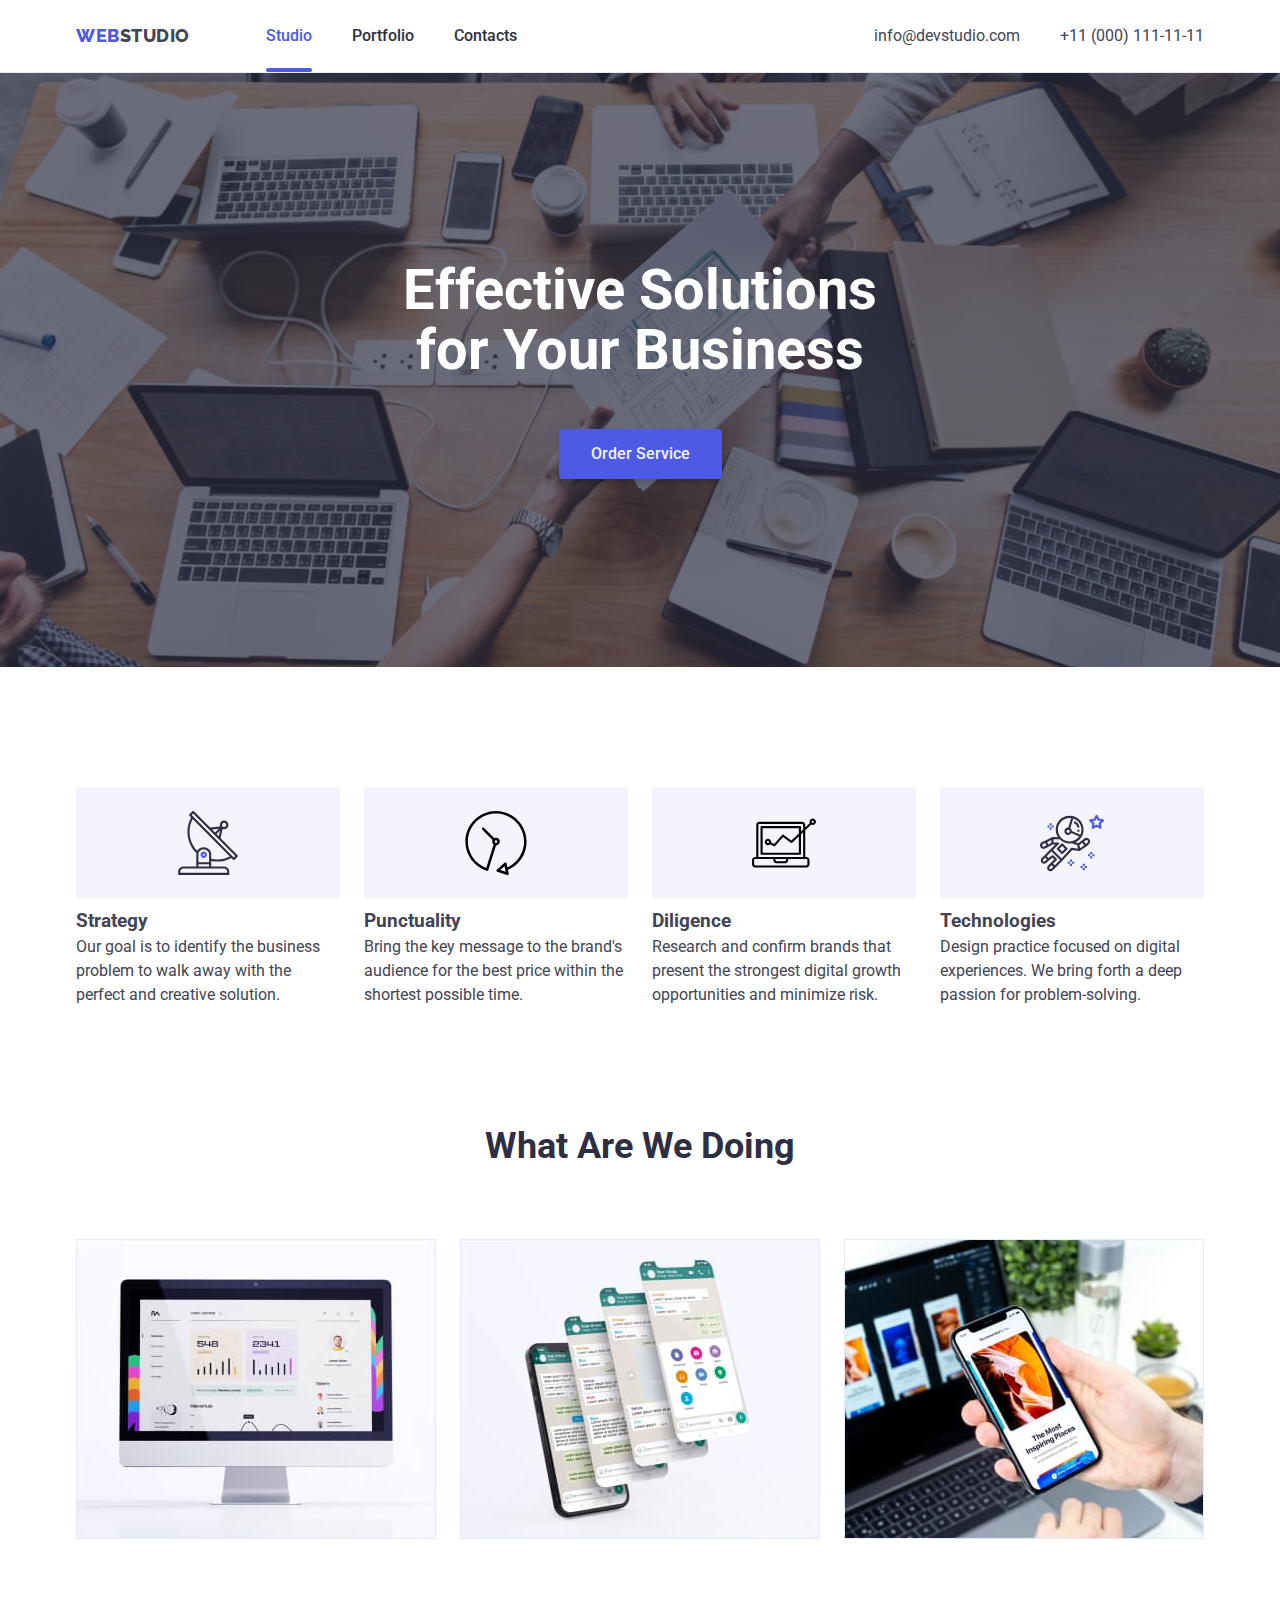
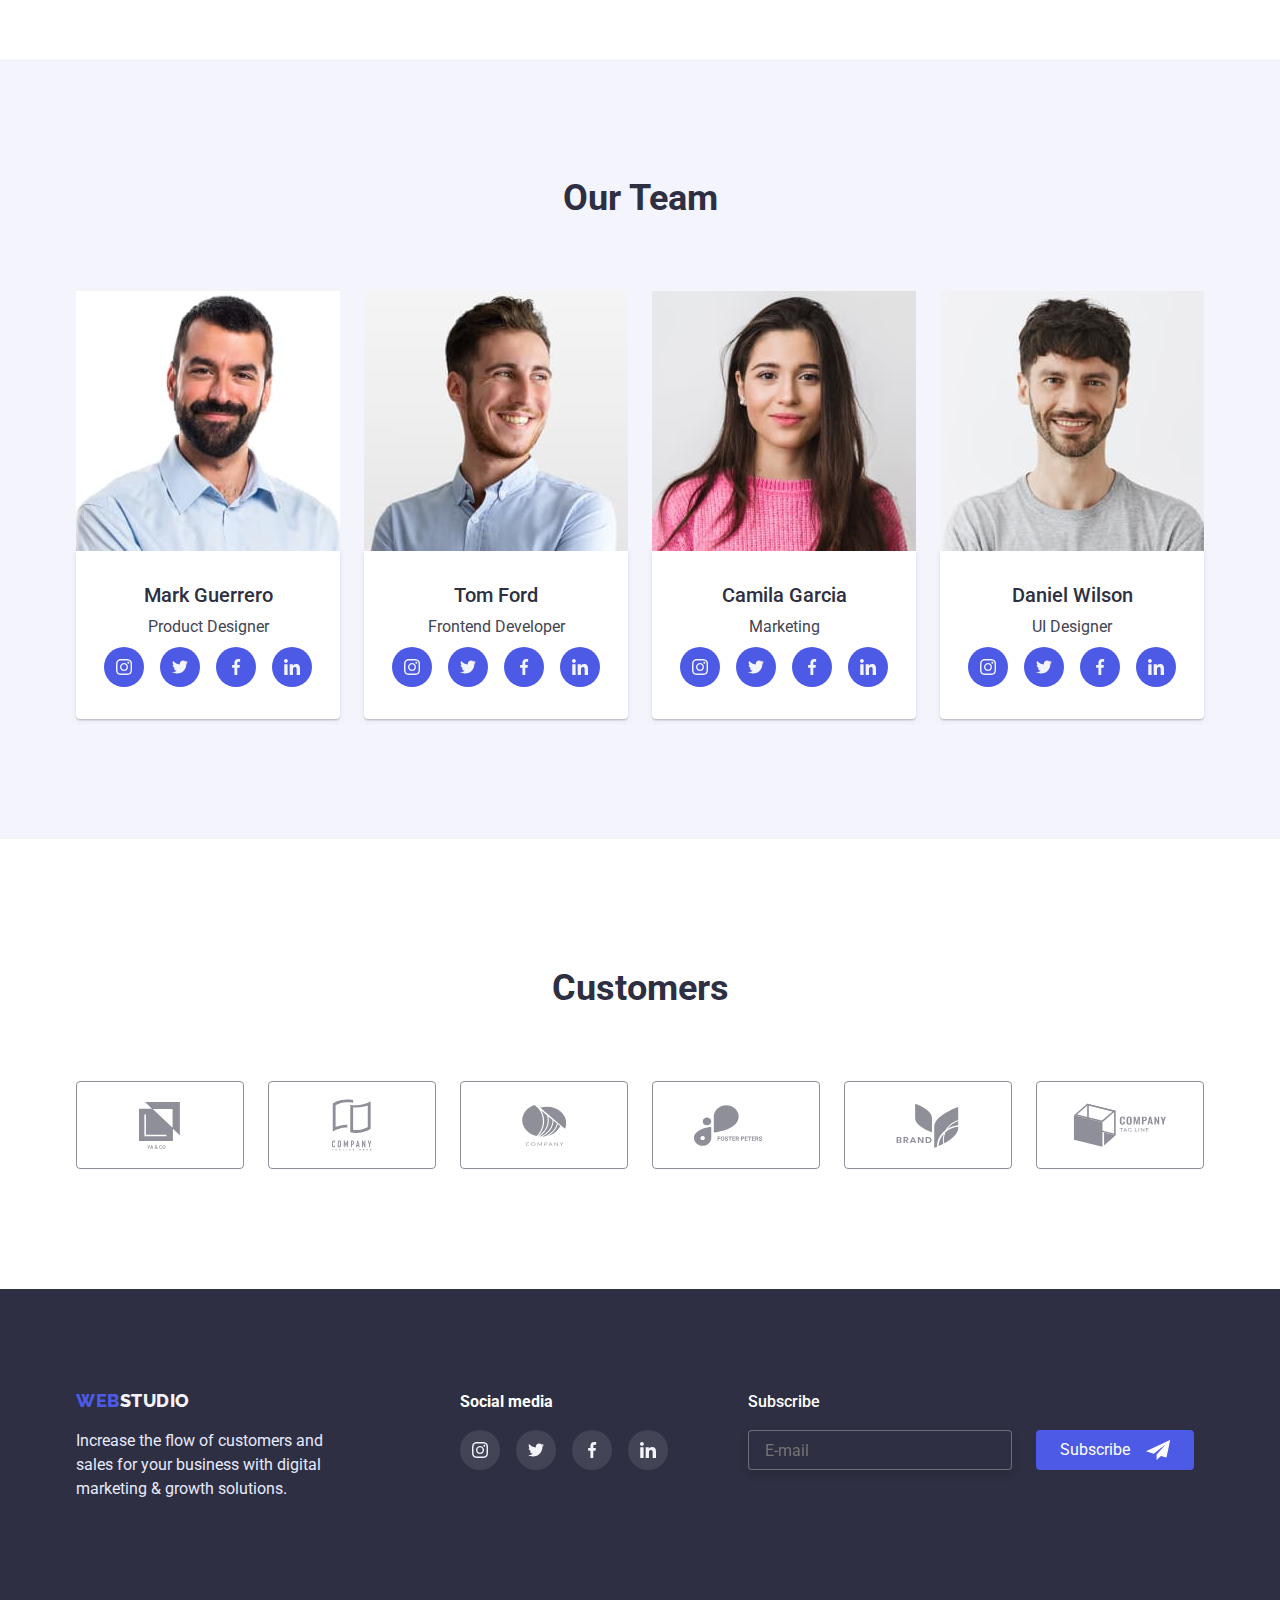
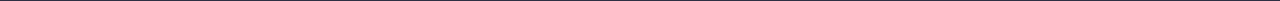
<file: index.html>
<!DOCTYPE html>
<html lang="en">
  <head>
    <meta charset="UTF-8" />
    <meta http-equiv="X-UA-Compatible" content="IE=edge" />
    <meta name="viewport" content="width=device-width, initial-scale=1.0" />
    <title>Document</title>
    <link
      href="https://fonts.googleapis.com/css2?family=Raleway:wght@800&family=Roboto:wght@400;500;700;900&display=swap"
      rel="stylesheet"
    />
    <link
      href="https://cdnjs.cloudflare.com/ajax/libs/modern-normalize/1.1.0/modern-normalize.min.css"
      rel="stylesheet"
    />
    <link href="./css/style.css" rel="stylesheet" />
  </head>
  <body>
    <!-- HEADER -->
    <header class="header">
      <div class="container header-container">
        <a class="logo" href="./index.html"
          ><span class="logo-web">Web</span>Studio</a
        >
        <!-- NAVIGATION -->
        <nav class="main-nav">
          <ul class="nav-list">
            <li class="nav-item">
              <a class="nav-link current" href="./index.html">Studio</a>
            </li>

            <li class="nav-item">
              <a class="nav-link" href="./potfolio.html">Portfolio</a>
            </li>

            <li class="nav-item">
              <a class="nav-link" href>Contacts</a>
            </li>
          </ul>
        </nav>

        <ul class="conection-list">
          <li class="conection-item">
            <a class="conection-link" href="mailto:info@devstudio.com"
              >info@devstudio.com</a
            >
          </li>
          <li class="conection-item">
            <a class="conection-link" href="tel:+110001111111"
              >+11 (000) 111-11-11</a
            >
          </li>
        </ul>
      </div>
    </header>

    <!-- MAIN -->
    <main class="main">
      <!-- SECTION HERO -->
      <section class="section-hero">
        <div class="container container-hero">
          <h1 class="hero-title">Effective Solutions for Your Business</h1>
          <button class="button button-hero" data-modal-open type="button">
            Order Service
          </button>
        </div>
      </section>
      <!-- SECTION FEATuRE -->
      <section class="section section-feature">
        <div class="container container-feauere">
          <h2 class="visual-hidden">Featere</h2>
          <ul class="feature-list">
            <li class="feature-item">
              <div class="feature-svg">
                <svg class="svg-feature telescope" width="64" height="64">
                  <use href="./img/symbol-defs1.svg#icon-feature1"></use>
                </svg>
              </div>
              <h3 class="feature-title">Strategy</h3>
              <p class="feature-text">
                Our goal is to identify the business problem to walk away with
                the perfect and creative solution.
              </p>
            </li>

            <li class="feature-item">
              <div class="feature-svg">
                <svg class="svg-feature" width="64" height="64">
                  <use href="./img/symbol-defs1.svg#icon-feature2"></use>
                </svg>
              </div>
              <h3 class="feature-title">Punctuality</h3>
              <p class="feature-text">
                Bring the key message to the brand's audience for the best price
                within the shortest possible time.
              </p>
            </li>

            <li class="feature-item">
              <div class="feature-svg">
                <svg class="svg-feature" width="64" height="64">
                  <use href="./img/symbol-defs1.svg#icon-feature3"></use>
                </svg>
              </div>
              <h3 class="feature-title">Diligence</h3>
              <p class="feature-text">
                Research and confirm brands that present the strongest digital
                growth opportunities and minimize risk.
              </p>
            </li>

            <li class="feature-item">
              <div class="feature-svg">
                <svg class="svg-feature" width="64" height="64">
                  <use href="./img/symbol-defs1.svg#icon-feature4"></use>
                </svg>
              </div>
              <h3 class="feature-title">Technologies</h3>
              <p class="feature-text">
                Design practice focused on digital experiences. We bring forth a
                deep passion for problem-solving.
              </p>
            </li>
          </ul>
        </div>
      </section>

      <!-- SECTION WORKS -->
      <section class="section section-works">
        <div class="container container-works">
          <h2 class="works-title">What are we doing</h2>
          <ul class="works-list">
            <li class="works-item">
              <img
                class="works-img"
                src="./img/works/pic1.jpg"
                alt
                width="360"
              />
            </li>

            <li class="works-item">
              <img
                class="works-img"
                src="./img/works/pic2.jpg"
                alt
                width="360"
              />
            </li>

            <li class="works-item">
              <img
                class="works-img"
                src="./img/works/pic3.jpg"
                alt
                width="360"
              />
            </li>
          </ul>
        </div>
      </section>

      <!-- SECTION TEAM -->
      <section class="section section-team">
        <div class="container container-team">
          <h2 class="team-title">Our Team</h2>
          <ul class="team-list">
            <li class="team-item">
              <img
                class="team-img"
                src="./img/team/mark.jpg"
                alt="Mark Guerrero"
                width="264"
              />
              <div class="cont-team">
                <h3 class="card-title">Mark Guerrero</h3>
                <p class="team-text">Product Designer</p>

                <ul class="social-list">
                  <li class="social-item">
                    <a class="social-link" href
                      ><svg class="icon" width="16" height="16">
                        <use href="./img/symbol-defs1.svg#icon-instagram"></use>
                      </svg>
                    </a>
                  </li>
                  <li class="social-item item-twitter">
                    <a class="social-link link-twitter" href
                      ><svg class="icon icon-twitter" width="16" height="13">
                        <use href="./img/symbol-defs1.svg#icon-twitter"></use>
                      </svg>
                    </a>
                  </li>
                  <li class="social-item item-facebook">
                    <a class="social-link link-facebook" href
                      ><svg class="icon icon-facebook" width="8" height="16">
                        <use href="./img/symbol-defs1.svg#icon-facebook"></use>
                      </svg>
                    </a>
                  </li>
                  <li class="social-item item-linkedin">
                    <a class="social-link link-linkedin" href
                      ><svg class="icon icon-linkedin" width="16" height="16">
                        <use href="./img/symbol-defs1.svg#icon-linkedin"></use>
                      </svg>
                    </a>
                  </li>
                </ul>
              </div>
            </li>

            <li class="team-item">
              <img
                class="team-img"
                src="./img/team/tom.jpg"
                alt="Tom Ford"
                width="264"
              />
              <div class="cont-team">
                <h3 class="card-title">Tom Ford</h3>
                <p class="team-text">Frontend Developer</p>
                <!-- SOCIAL LIST -->
                <ul class="social-list">
                  <li class="social-item">
                    <a class="social-link" href
                      ><svg class="icon">
                        <use href="./img/symbol-defs1.svg#icon-instagram"></use>
                      </svg>
                    </a>
                  </li>
                  <li class="social-item item-twitter">
                    <a class="social-link link-twitter" href
                      ><svg class="icon icon-twitter">
                        <use href="./img/symbol-defs1.svg#icon-twitter"></use>
                      </svg>
                    </a>
                  </li>
                  <li class="social-item item-facebook">
                    <a class="social-link link-facebook" href
                      ><svg class="icon icon-facebook">
                        <use href="./img/symbol-defs1.svg#icon-facebook"></use>
                      </svg>
                    </a>
                  </li>
                  <li class="social-item item-linkedin">
                    <a class="social-link link-linkedin" href
                      ><svg class="icon icon-linkedin">
                        <use href="./img/symbol-defs1.svg#icon-linkedin"></use>
                      </svg>
                    </a>
                  </li>
                </ul>
              </div>
            </li>

            <li class="team-item">
              <img
                class="team-img"
                src="./img/team/camila.jpg"
                alt="Camila Garcia"
                width="264"
              />
              <div class="cont-team">
                <h3 class="card-title">Camila Garcia</h3>
                <p class="team-text">Marketing</p>
                <!-- SOCIAL LIST -->
                <ul class="social-list">
                  <li class="social-item">
                    <a class="social-link" href
                      ><svg class="icon">
                        <use href="./img/symbol-defs1.svg#icon-instagram"></use>
                      </svg>
                    </a>
                  </li>
                  <li class="social-item item-twitter">
                    <a class="social-link link-twitter" href
                      ><svg class="icon icon-twitter">
                        <use href="./img/symbol-defs1.svg#icon-twitter"></use>
                      </svg>
                    </a>
                  </li>
                  <li class="social-item item-facebook">
                    <a class="social-link link-facebook" href
                      ><svg class="icon icon-facebook">
                        <use href="./img/symbol-defs1.svg#icon-facebook"></use>
                      </svg>
                    </a>
                  </li>
                  <li class="social-item item-linkedin">
                    <a class="social-link link-linkedin" href
                      ><svg class="icon icon-linkedin">
                        <use href="./img/symbol-defs1.svg#icon-linkedin"></use>
                      </svg>
                    </a>
                  </li>
                </ul>
              </div>
            </li>

            <li class="team-item">
              <img
                class="team-img"
                src="./img/team/daniel.jpg"
                alt="Daniel Wilson"
                width="264"
              />
              <div class="cont-team">
                <h3 class="card-title">Daniel Wilson</h3>
                <p class="team-text">UI Designer</p>
                <!-- SOCIAL LIST -->
                <ul class="social-list">
                  <li class="social-item">
                    <a class="social-link" href
                      ><svg class="icon">
                        <use href="./img/symbol-defs1.svg#icon-instagram"></use>
                      </svg>
                    </a>
                  </li>
                  <li class="social-item item-twitter">
                    <a class="social-link link-twitter" href
                      ><svg class="icon icon-twitter">
                        <use href="./img/symbol-defs1.svg#icon-twitter"></use>
                      </svg>
                    </a>
                  </li>
                  <li class="social-item item-facebook">
                    <a class="social-link link-facebook" href
                      ><svg class="icon icon-facebook">
                        <use href="./img/symbol-defs1.svg#icon-facebook"></use>
                      </svg>
                    </a>
                  </li>
                  <li class="social-item item-linkedin">
                    <a class="social-link link-linkedin" href
                      ><svg class="icon icon-linkedin">
                        <use href="./img/symbol-defs1.svg#icon-linkedin"></use>
                      </svg>
                    </a>
                  </li>
                </ul>
              </div>
            </li>
          </ul>
        </div>
      </section>

      <!-- Customers -->
      <section class="section section-customers">
        <div class="container customers-container">
          <h2 class="customers-title">Customers</h2>
          <ul class="customers-list">
            <li class="customers-item">
              <a class="customers-link" href
                ><svg class="customers-svg" width="41" height="46.97">
                  <use href="./img/symbol-defs1.svg#icon-customers1"></use></svg
              ></a>
            </li>

            <li class="customers-item">
              <a class="customers-link" href
                ><svg class="customers-svg" width="40" height="52">
                  <use href="./img/symbol-defs1.svg#icon-customers2"></use></svg
              ></a>
            </li>

            <li class="customers-item">
              <a class="customers-link" href
                ><svg class="customers-svg" width="44" height="41">
                  <use href="./img/symbol-defs1.svg#icon-customers3"></use></svg
              ></a>
            </li>

            <li class="customers-item">
              <a class="customers-link" href
                ><svg class="customers-svg" width="84" height="41">
                  <use href="./img/symbol-defs1.svg#icon-customers4"></use></svg
              ></a>
            </li>

            <li class="customers-item">
              <a class="customers-link" href
                ><svg class="customers-svg" width="63" height="45">
                  <use href="./img/symbol-defs1.svg#icon-customers5"></use></svg
              ></a>
            </li>

            <li class="customers-item">
              <a class="customers-link" href
                ><svg class="customers-svg" width="94" height="44">
                  <use href="./img/symbol-defs1.svg#icon-customers6"></use></svg
              ></a>
            </li>
          </ul>
        </div>
      </section>
    </main>

    <!-- FOOTER -->
    <footer class="footer">
      <div class="container container-footer">
        <!-- FIRST PART FOOTER -->
        <div class="footer-first">
          <a class="logo logo-footer" href="./index.html"
            ><span class="logo-web">Web</span
            ><span class="logo-footer-second">Studio</span></a
          >
          <p class="footer-text">
            Increase the flow of customers and sales for your business with
            digital marketing & growth solutions.
          </p>
        </div>
        <!-- SECOND PART FOOTER -->
        <div class="footer-second">
          <p class="text-social"><b>Social media</b></p>
          <ul class="social-list footer-list">
            <li class="social-item footer-item">
              <a class="social-link link-footer" href>
                <svg class="icon icon-footer">
                  <use href="./img/symbol-defs1.svg#icon-instagram"></use>
                </svg>
              </a>
            </li>
            <li class="social-item footer-item">
              <a class="social-link link-footer" href>
                <svg class="icon icon-footer">
                  <use href="./img/symbol-defs1.svg#icon-twitter"></use>
                </svg>
              </a>
            </li>
            <li class="social-item footer-item">
              <a class="social-link link-footer" href>
                <svg class="icon icon-footer">
                  <use href="./img/symbol-defs1.svg#icon-facebook"></use>
                </svg>
              </a>
            </li>
            <li class="social-item footer-item">
              <a class="social-link link-footer" href>
                <svg class="icon icon-footer">
                  <use href="./img/symbol-defs1.svg#icon-linkedin"></use>
                </svg>
              </a>
            </li>
          </ul>
        </div>

        <!-- THIRD PART FOOTER -->
        <div class="footer-third">
          <strong class="calling-heading">Subscribe</strong>
          <form class="calling-form" name="subscribe">
            <input
              class="footer-form-mail"
              name="email"
              type="email"
              placeholder="E-mail"
            />

            <button class="footer-btn-form" type="submit">
              Subscribe
              <svg class="footer-btn-svg" width="24" height="20">
                <use href="./img/symbol-defs1.svg#icon-subscribe"></use>
              </svg>
            </button>
          </form>
        </div>
      </div>
    </footer>

    <div class="backdrop is-hidden" data-modal>
      <div class="modal">
        <button class="modal-button" data-modal-close type="button">
          <svg class="svg-close-btn" width="8" height="8">
            <use href="./img/symbol-defs1.svg#icon-close-btn"></use>
          </svg>
        </button>

        <strong class="madal-heading"
          >Leave your contacts and we will call you back
        </strong>
        <form
          class="field-modal"
          name="modal
      "
          autocomplete="on"
        >
          <!-- MODALFORM LIST -->
          <ul class="modal-list">
            <li class="modal-item">
              <label class="modal-label"> Name </label>
              <div class="modal-field">
                <svg class="modal-label-svg user" width="12" height="12">
                  <use href="./img/symbol-defs1.svg#icon-user"></use>
                </svg>

                <input
                  class="modal-user modal-input"
                  name="name"
                  type="text"
                  minlength="5"
                  required
                />
              </div>
            </li>

            <li class="modal-item">
              <label class="modal-label"> Phone </label>
              <div class="modal-field">
                <svg class="modal-label-svg" width="13" height="13">
                  <use href="./img/symbol-defs1.svg#icon-tel"></use>
                </svg>

                <input
                  class="modal-phone modal-input"
                  name="tel"
                  type="tel"
                  minlength="5"
                  required
                />
              </div>
            </li>

            <li class="modal-item">
              <label class="modal-label"> Email </label>
              <div class="modal-field">
                <svg class="modal-label-svg" width="15" height="12">
                  <use href="./img/symbol-defs1.svg#icon-email"></use>
                </svg>

                <input
                  class="modal-email modal-input"
                  name="email"
                  type="email"
                  minlength="5"
                  required
                />
              </div>
            </li>

            <li class="modal-item">
              <label class="feedback-label modal-label">Comment</label>
              <textarea
                class="feedback-area modal-input"
                name="Comment"
                rows="10"
                placeholder="Text input"
                minlength="5"
              ></textarea>
            </li>
          </ul>
          <!-- POLICY CHECKBOX -->
          <p class="modal-policy">
            <label class="policy-label">
              <input
                class="policy-check"
                name="Policy"
                type="checkbox"
                required
              />
              <span class="checkbox-icon"></span>

              <span class="policy-text">
                I accept the terms and conditions of the
                <a class="policy-label-link" href>Privacy Policy</a>
              </span>
            </label>
          </p>
          <!-- MAIN BTN MODAL -->
          <button class="main-modal-check" type="submit">Send</button>
        </form>
      </div>
    </div>
    <script src="./js/modal.js"></script>
  </body>
</html>
</file>
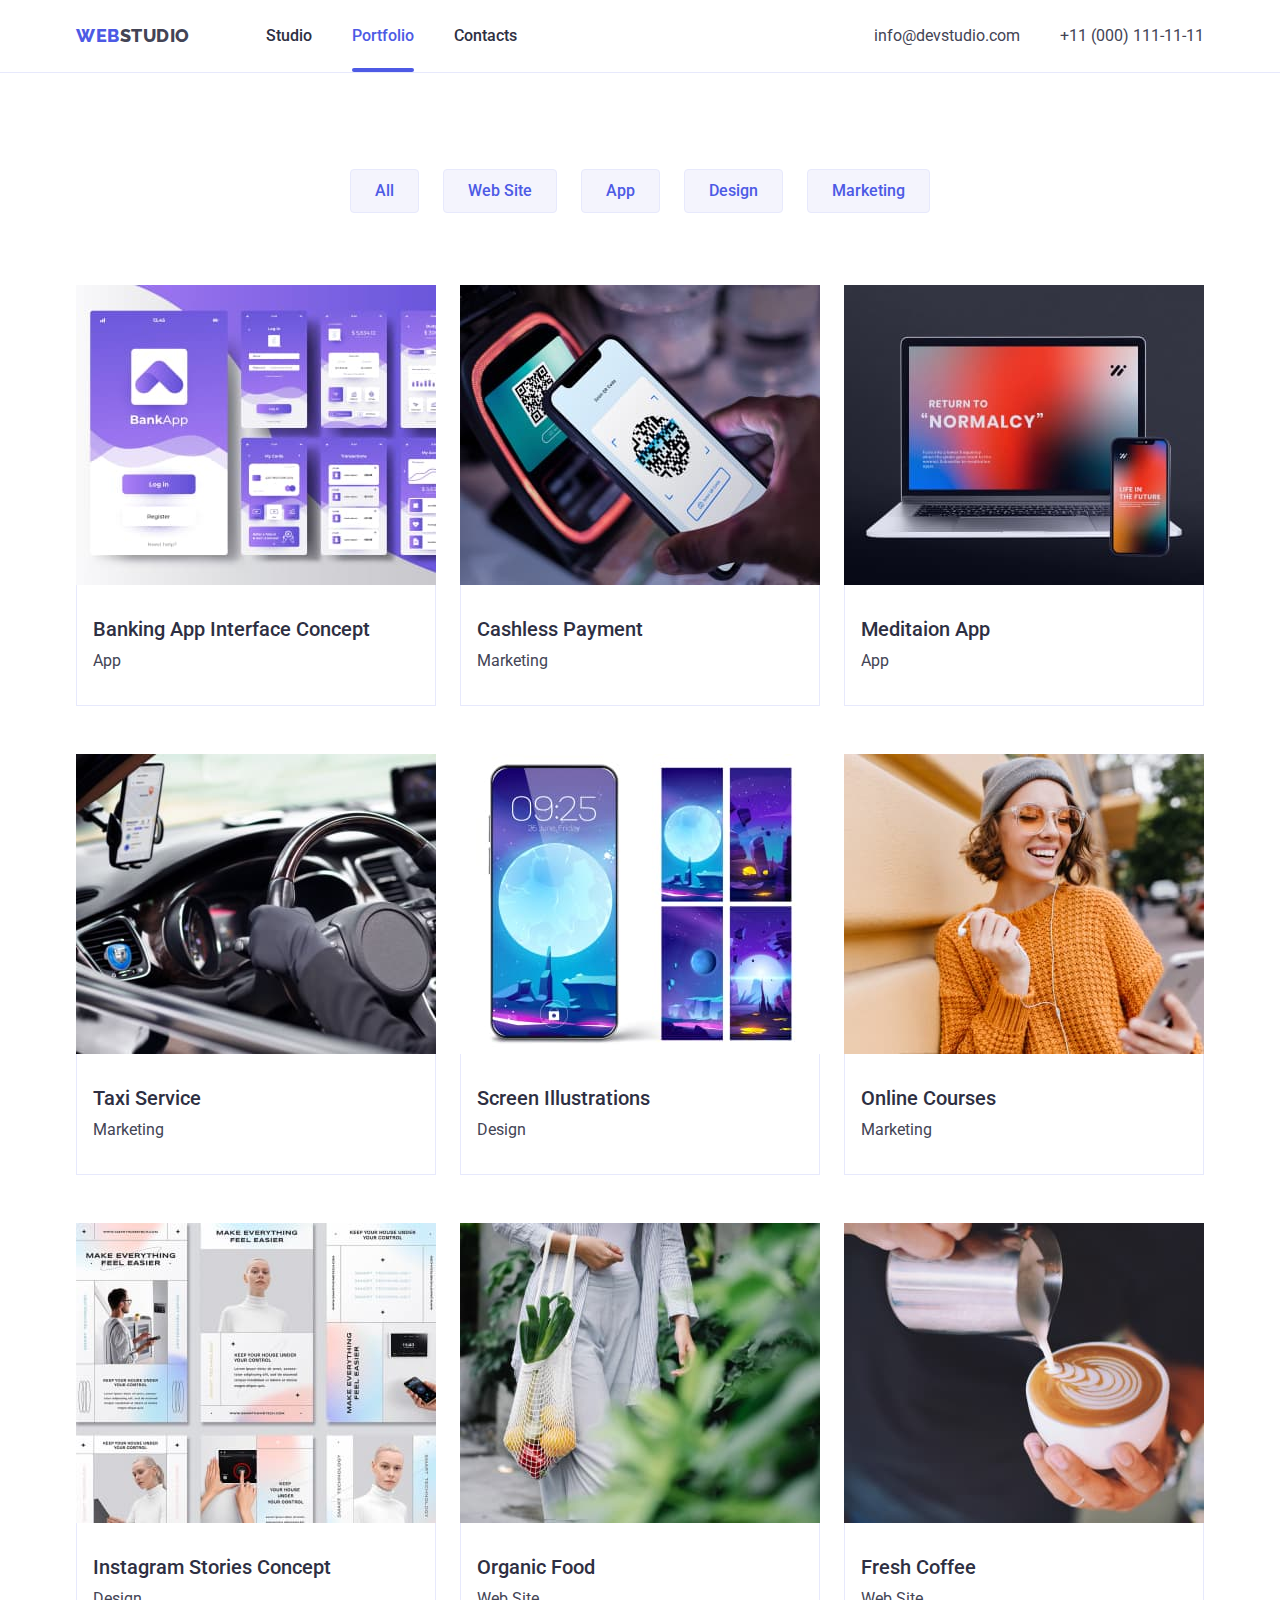
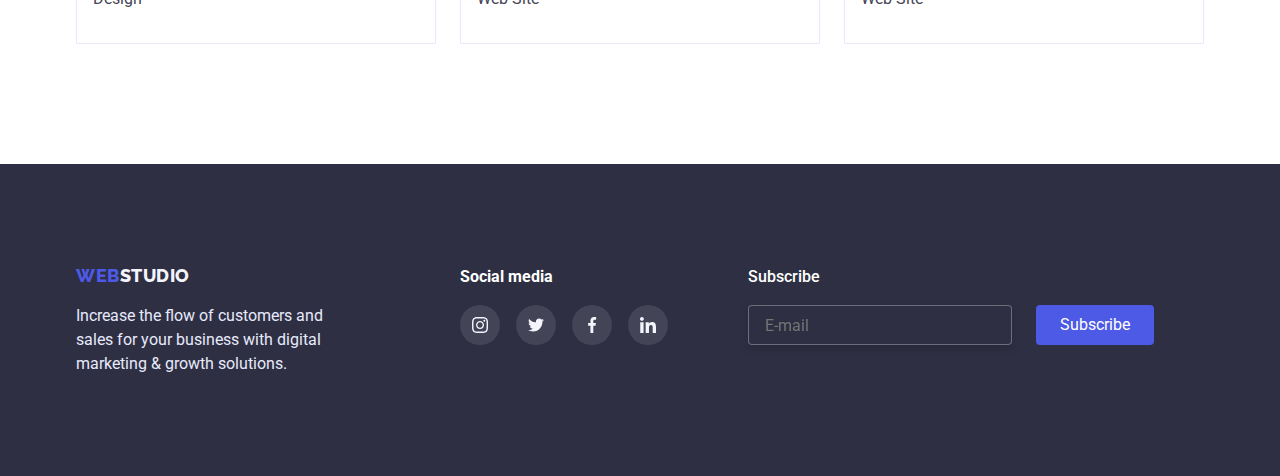
<file: potfolio.html>
<!DOCTYPE html>
<html lang="en">
  <head>
    <meta charset="UTF-8" />
    <meta http-equiv="X-UA-Compatible" content="IE=edge" />
    <meta name="viewport" content="width=device-width, initial-scale=1.0" />
    <title>Document</title>
    <link
      href="https://fonts.googleapis.com/css2?family=Raleway:wght@800&family=Roboto:wght@400;500;700;900&display=swap"
      rel="stylesheet"
    />
    <link
      href="https://cdnjs.cloudflare.com/ajax/libs/modern-normalize/1.1.0/modern-normalize.min.css"
      rel="stylesheet"
    />
    <link href="./css/style.css" rel="stylesheet" />
  </head>
  <body>
    <!-- HEADER -->
    <header class="header">
      <div class="container header-container header-portfolio">
        <a class="logo" href="./index.html"
          ><span class="logo-web">Web</span>Studio</a
        >
        <!-- NAVIGATION -->
        <nav class="main-nav">
          <ul class="nav-list">
            <li class="nav-item">
              <a class="nav-link" href="./index.html">Studio</a>
            </li>

            <li class="nav-item">
              <a class="nav-link current" href="./potfolio.html">Portfolio</a>
            </li>

            <li class="nav-item">
              <a class="nav-link" href>Contacts</a>
            </li>
          </ul>
        </nav>

        <ul class="conection-list">
          <li class="conection-item">
            <a class="conection-link" href="mailto:info@devstudio.com"
              >info@devstudio.com</a
            >
          </li>
          <li class="conection-item">
            <a class="conection-link" href="tel:+110001111111"
              >+11 (000) 111-11-11</a
            >
          </li>
        </ul>
      </div>
    </header>

    <!-- MAIN -->
    <main>
      <section class="section section-potfolio">
        <div class="container portfolio-container">
          <!-- filter BTN-->
          <h1 class="portfolio-title">Potfolio</h1>

          <ul class="porfolio-list list-filter">
            <li class="portfolio-item item-filter">
              <button class="filter-btn button" type="button">All</button>
            </li>
            <li class="portfolio-item item-filter">
              <button class="filter-btn button" type="button">Web Site</button>
            </li>
            <li class="portfolio-item item-filter">
              <button class="filter-btn button" type="button">App</button>
            </li>
            <li class="portfolio-item item-filter">
              <button class="filter-btn button" type="button">Design</button>
            </li>
            <li class="portfolio-item item-filter">
              <button class="filter-btn button" type="button">Marketing</button>
            </li>
          </ul>

          <!-- FINGER -->
          <ul class="portfolio-list list-cards">
            <li class="card-item">
              <a class="card-link" href="#">
                <div class="card-img-block">
                  <img
                    class="card-img"
                    src="./img/portfolio/img1.jpg"
                    alt="Banking App Interface Concept"
                  />
                  <div class="card-description">
                    <span class="card-description-text">
                      14 Stylish and User-Friendly App Design Concepts · Task
                      Manager App · Calorie Tracker App · Exotic Fruit Ecommerce
                      App · Cloud Storage App
                    </span>
                  </div>
                </div>

                <div class="card-cont">
                  <h2 class="card-heading">Banking App Interface Concept</h2>
                  <p class="card-text text-card">App</p>
                </div>
              </a>
            </li>

            <li class="card-item">
              <a class="card-link" href="#">
                <div class="card-img-block">
                  <img
                    class="card-img"
                    src="./img/portfolio/img2.jpg"
                    alt="Cashless Payment"
                  />
                  <div class="card-description">
                    <span class="card-description-text">
                      14 Stylish and User-Friendly App Design Concepts · Task
                      Manager App · Calorie Tracker App · Exotic Fruit Ecommerce
                      App · Cloud Storage App
                    </span>
                  </div>
                </div>
                <div class="card-cont">
                  <h2 class="card-heading">Cashless Payment</h2>
                  <p class="card-text text-card">Marketing</p>
                </div>
              </a>
            </li>

            <li class="card-item">
              <a class="card-link" href="#">
                <div class="card-img-block">
                  <img
                    class="card-img"
                    src="./img/portfolio/img3.jpg"
                    alt="Meditaion App"
                  />
                  <div class="card-description">
                    <span class="card-description-text">
                      14 Stylish and User-Friendly App Design Concepts · Task
                      Manager App · Calorie Tracker App · Exotic Fruit Ecommerce
                      App · Cloud Storage App
                    </span>
                  </div>
                </div>
                <div class="card-cont">
                  <h2 class="card-heading">Meditaion App</h2>
                  <p class="card-text text-card">App</p>
                </div>
              </a>
            </li>

            <li class="card-item">
              <a class="card-link" href="#">
                <div class="card-img-block">
                  <img
                    class="card-img"
                    src="./img/portfolio/img4.jpg"
                    alt="Taxi Service"
                  />
                  <div class="card-description">
                    <span class="card-description-text">
                      14 Stylish and User-Friendly App Design Concepts · Task
                      Manager App · Calorie Tracker App · Exotic Fruit Ecommerce
                      App · Cloud Storage App
                    </span>
                  </div>
                </div>
                <div class="card-cont">
                  <h2 class="card-heading">Taxi Service</h2>
                  <p class="card-text text-card">Marketing</p>
                </div>
              </a>
            </li>

            <li class="card-item">
              <a class="card-link" href="#">
                <div class="card-img-block">
                  <img
                    class="card-img"
                    src="./img/portfolio/img5.jpg"
                    alt="Screen Illustrations"
                  />
                  <div class="card-description">
                    <span class="card-description-text">
                      14 Stylish and User-Friendly App Design Concepts · Task
                      Manager App · Calorie Tracker App · Exotic Fruit Ecommerce
                      App · Cloud Storage App
                    </span>
                  </div>
                </div>
                <div class="card-cont">
                  <h2 class="card-heading">Screen Illustrations</h2>
                  <p class="card-text text-card">Design</p>
                </div>
              </a>
            </li>

            <li class="card-item">
              <a class="card-link" href="#">
                <div class="card-img-block">
                  <img
                    class="card-img"
                    src="./img/portfolio/img6.jpg"
                    alt="Online Courses"
                  />
                  <div class="card-description">
                    <span class="card-description-text">
                      14 Stylish and User-Friendly App Design Concepts · Task
                      Manager App · Calorie Tracker App · Exotic Fruit Ecommerce
                      App · Cloud Storage App
                    </span>
                  </div>
                </div>
                <div class="card-cont">
                  <h2 class="card-heading">Online Courses</h2>
                  <p class="card-text text-card">Marketing</p>
                </div>
              </a>
            </li>

            <li class="card-item">
              <a class="card-link" href="#">
                <div class="card-img-block">
                  <img
                    class="card-img"
                    src="./img/portfolio/img7.jpg"
                    alt="Instagram Stories Concept"
                  />
                  <div class="card-description">
                    <span class="card-description-text">
                      14 Stylish and User-Friendly App Design Concepts · Task
                      Manager App · Calorie Tracker App · Exotic Fruit Ecommerce
                      App · Cloud Storage App
                    </span>
                  </div>
                </div>
                <div class="card-cont">
                  <h2 class="card-heading">Instagram Stories Concept</h2>
                  <p class="card-text text-card">Design</p>
                </div>
              </a>
            </li>

            <li class="card-item">
              <a class="card-link" href="#">
                <div class="card-img-block">
                  <img
                    class="card-img"
                    src="./img/portfolio/img8.jpg"
                    alt="Organic Food"
                  />
                  <div class="card-description">
                    <span class="card-description-text">
                      14 Stylish and User-Friendly App Design Concepts · Task
                      Manager App · Calorie Tracker App · Exotic Fruit Ecommerce
                      App · Cloud Storage App
                    </span>
                  </div>
                </div>
                <div class="card-cont">
                  <h2 class="card-heading">Organic Food</h2>
                  <p class="card-text text-card">Web Site</p>
                </div>
              </a>
            </li>

            <li class="card-item">
              <a class="card-link" href="#">
                <div class="card-img-block">
                  <img
                    class="card-img"
                    src="./img/portfolio/img9.jpg"
                    alt="Fresh Coffee"
                  />
                  <div class="card-description">
                    <span class="card-description-text">
                      14 Stylish and User-Friendly App Design Concepts · Task
                      Manager App · Calorie Tracker App · Exotic Fruit Ecommerce
                      App · Cloud Storage App
                    </span>
                  </div>
                </div>
                <div class="card-cont">
                  <h2 class="card-heading">Fresh Coffee</h2>
                  <p class="card-text text-card">Web Site</p>
                </div>
              </a>
            </li>
          </ul>
        </div>
      </section>
    </main>

    <!-- FOOTER -->
    <footer class="footer">
      <div class="container container-footer">
        <div class="footer-first">
          <a class="logo logo-footer" href="./index.html"
            ><span class="logo-web">Web</span
            ><span class="logo-footer-second">Studio</span></a
          >
          <p class="footer-text">
            Increase the flow of customers and sales for your business with
            digital marketing & growth solutions.
          </p>
        </div>

        <div class="footer-second">
          <p class="text-social"><b>Social media</b></p>
          <ul class="social-list footer-list">
            <li class="social-item footer-item">
              <a class="social-link link-footer" href>
                <svg class="icon icon-footer">
                  <use href="./img/symbol-defs1.svg#icon-instagram"></use>
                </svg>
              </a>
            </li>
            <li class="social-item footer-item">
              <a class="social-link link-footer" href>
                <svg class="icon icon-footer">
                  <use href="./img/symbol-defs1.svg#icon-twitter"></use>
                </svg>
              </a>
            </li>
            <li class="social-item footer-item">
              <a class="social-link link-footer" href>
                <svg class="icon icon-footer">
                  <use href="./img/symbol-defs1.svg#icon-facebook"></use>
                </svg>
              </a>
            </li>
            <li class="social-item footer-item">
              <a class="social-link link-footer" href>
                <svg class="icon icon-footer">
                  <use href="./img/symbol-defs1.svg#icon-linkedin"></use>
                </svg>
              </a>
            </li>
          </ul>
        </div>

        <div class="footer-third">
          <strong class="calling-heading">Subscribe</strong>
          <form class="calling-form" name="subscribe">
            <input
              class="footer-form-mail"
              type="email"
              name="email"
              placeholder="E-mail"
            />

            <button class="footer-btn-form" type="submit">Subscribe</button>
          </form>
        </div>
      </div>
    </footer>
  </body>
</html>
</file>
<file: css/style.css>
:root {
  /* COLOR */
  --main-background-color: #ffffff;
  --main-text-color: #434455;
  --title-color: #2e2f42;
  --bg-color-team: #f4f4fd;
  --hero-bg-color: #2e2f42;
  --text-footer: #e7e9fc;
  --modal-bg: #fcfcfc;

  /* FONT */
  --main-font-famali: "Roboto", sans-serif;
  --secondary-font: "Raleway", sans-serif;
  --main-font-size: 16px;
  --main-line-height: calc(24 / 16);
  --main-letter-spacing: 2%;
  --main-font-weight: 400;

  /* BUTTON STYLE */
  --button-letter-spacing: 4%;
  --button-weight: 500;
  --button-background-color: #4d5ae5;
  --button-background-color-hover: #404bbf;
  --social-link-hover: #31d0aa;
}

body {
  background-color: var(--main-background-color);
  color: var(--main-text-color);
  font-size: var(--main-font-size);
  font-family: var(--main-font-famali);
  line-height: var(--main-line-height);
  letter-spacing: var(--main-letter-spacing);
}
a {
  color: inherit;
  text-decoration: none;
}
h1,
h2,
h3,
h4,
h5,
h6,
p,
ul {
  margin: 0;
  padding: 0;
  list-style: none;
}
img {
  display: block;
  min-width: 100%;
  height: auto;
}

.section {
  padding-top: 120px;
  padding-bottom: 120px;
}

.hidden {
  overflow: hidden;
}

/*  ---CONTAINER--- */
.container {
  width: 1158px;
  margin-right: auto;
  margin-left: auto;
  padding-right: 15px;
  padding-left: 15px;
}

/* -------- HEADER ------------*/
.header {
  border-bottom: 1px solid var(--text-footer);
}
.header-container {
  display: flex;
  align-items: center;
  margin-bottom: 0;
}
.logo {
  display: block;

  align-items: center;

  padding-top: 24px;
  padding-bottom: 24px;

  font-weight: 800;
  font-size: 18px;
  font-family: var(--secondary-font);
  line-height: 1.3;
  letter-spacing: 0.03em;
  text-decoration: none;
  text-transform: uppercase;
  transition: color 250ms cubic-bezier(0.4, 0, 0.2, 1);
}

.logo:hover,
.logo:focus {
  color: var(--button-background-color);
}
.logo:active {
  color: var(--button-background-color);
}

.logo-web {
  display: inline-block;
  color: var(--button-background-color);
}
.main-nav {
  align-items: center;
}
.nav-list {
  display: flex;
  margin-left: 76px;
}
.nav-item {
  color: var(--hero-bg-color);
  font-weight: 500;

  letter-spacing: var(--button-letter-spacing);
}

.nav-item + .nav-item {
  margin-left: 40px;
}

.nav-link {
  padding-top: 24px;
  padding-bottom: 24px;
  text-decoration: none;
  transition: color 250ms cubic-bezier(0.4, 0, 0.2, 1);
}
.nav-link:hover,
.nav-link:focus {
  color: var(--button-background-color-hover);
}
.nav-link:active {
  color: var(--button-background-color-hover);
}
.current {
  position: relative;
  color: var(--button-background-color);
}
.current::after {
  content: "";
  position: absolute;
  bottom: -3px;
  left: 0;
  width: 100%;
  height: 4px;
  border-radius: 4px;
  background-color: var(--button-background-color);
  transition: background-color 250ms cubic-bezier(0.4, 0, 0.2, 1);
}

.nav-link:hover.current::after {
  background-color: var(--button-background-color-hover);
}

.conection-list {
  display: flex;
  margin-left: auto;
}
.conection-item {
  padding-top: 24px;
  padding-bottom: 24px;
}
.conection-item + .conection-item {
  margin-left: 40px;
}
.conection-link {
  text-decoration: none;
  transition: color 250ms cubic-bezier(0.4, 0, 0.2, 1);
}
.conection-link:hover,
.conection-link:focus {
  color: var(--button-background-color-hover);
}

/* -------HERO------- */

.section-hero {
  max-width: 1440px;
  margin-right: auto;
  margin-left: auto;
  background-color: var(--title-color);

  background-image: linear-gradient(
      to right,
      rgba(46, 47, 66, 0.7),
      rgba(46, 47, 66, 0.7)
    ),
    url(../img/people-office.jpg);
  background-position: center;
  background-size: cover;
  background-repeat: no-repeat;
}

.container-hero {
  padding-top: 188px;
  padding-bottom: 188px;
}
.hero-title {
  justify-content: center;
  align-items: center;
  width: 494px;

  margin: 0 auto;
  margin-bottom: 48px;

  color: var(--main-background-color);
  font-weight: 700;
  font-size: 56px;
  line-height: 1.07;
  text-align: center;
}
.button {
  display: block;
  justify-content: center;
  align-items: center;
  padding-top: 16px;
  padding-right: 32px;
  padding-bottom: 16px;
  padding-left: 32px;
  border: transparent;
  color: var(--bg-color-team);

  font-weight: var(--button-weight);
  letter-spacing: var(--button-letter-spacing);
  text-align: center;
  cursor: pointer;
  transition: background-color 250ms cubic-bezier(0.4, 0, 0.2, 1);
}
.button-hero {
  margin: 0 auto;
  border-radius: 4px;

  background-color: var(--button-background-color);

  box-shadow: 0px 4px 4px rgba(0, 0, 0, 0.15);
  font-weight: 500;

  letter-spacing: var(--button-letter-spacing);
  text-align: center;

  transition: color 250ms cubic-bezier(0.4, 0, 0.2, 1),
    background-color 250ms cubic-bezier(0.4, 0, 0.2, 1);
}
.button:hover,
.button:focus {
  background-color: var(--button-background-color-hover);
  color: var(--bg-color-team);
}

/* -------MODAL-------- */
.backdrop {
  position: fixed;
  top: 0;
  left: 0;
  width: 100%;
  height: 100%;
  background: rgba(46, 47, 66, 0.4);
  transition: all 250ms cubic-bezier(0.4, 0, 0.2, 1);
}
.backdrop.is-hidden {
  opacity: 0;
  pointer-events: none;
}
.modal {
  position: absolute;
  top: 50%;
  left: 50%;
  display: flex;
  flex-direction: column;
  width: 408px;
  height: 576px;
  padding: 72px 24px 24px 24px;
  border-radius: 4px;
  background: #fcfcfc;
  box-shadow: 0px 1px 1px rgba(0, 0, 0, 0.14), 0px 1px 3px rgba(0, 0, 0, 0.12),
    0px 2px 1px rgba(0, 0, 0, 0.2);
  transition: all 250ms cubic-bezier(0.4, 0, 0.2, 1);
  transform: translate(-50%, -50%);
}
.modal-button {
  position: absolute;
  top: 24px;
  right: 24px;

  align-items: center;
  width: 24px;
  height: 24px;
  border: 1px solid rgba(0, 0, 0, 0.1);
  border-radius: 50%;
  background: #e7e9fc;
  box-shadow: 0px 1px 1px rgba(0, 0, 0, 0.14), 0px 1px 3px rgba(0, 0, 0, 0.12),
    0px 2px 1px rgba(0, 0, 0, 0.2);
  cursor: pointer;
}
.svg-close-btn {
  position: absolute;
  top: 50%;
  left: 50%;
  transition: background-color 250ms cubic-bezier(0.4, 0, 0.2, 1);
  transform: translate(-50%, -50%);
}
.modal-button:active,
.modal-button:hover,
.modal-button:focus {
  background-color: var(--button-background-color-hover);
  fill: var(--main-background-color);
}
/* ------------FORM FIELD */
.field-modal {
  display: flex;
  flex-direction: column;
  justify-content: center;
  align-items: center;
}
.madal-heading {
  margin-bottom: 16px;
  /* position: absolute;
  top: 72px;
  left: 24px; */

  /* width: 360px; */

  color: var(--hero-bg-color);
  font-weight: 500;

  text-align: center;
}

.modal-list {
  width: 100%;
  margin-bottom: 16px;
  /* position: absolute;
  top: 112px;
  left: 24px; */

  color: #8e8f99;

  font-size: 12px;
  line-height: 1.16;
  letter-spacing: 0.01em;
}
.modal-item {
  display: flex;
  flex-direction: column;
  transition: color 250ms cubic-bezier(0.4, 0, 0.2, 1);
}

.modal-item:not(:last-child) {
  margin-bottom: 8px;
}
.modal-item:focus-within {
  color: var(--button-background-color);
  fill: var(--button-background-color-hover);
}

.modal-label {
  position: relative;
  margin-bottom: 4px;
}
.modal-input {
  display: block;
  /* width: 360px; */
  width: 100%;
  /* margin-top: 4px; */
  padding-top: 8px;
  padding-bottom: 8px;
  padding-left: 38px;
  border: 1px solid rgba(33, 33, 33, 0.2);
  border-radius: 4px;
  outline: none;
  fill: var(--hero-bg-color);
  transition: border-color 250ms cubic-bezier(0.4, 0, 0.2, 1);
}
.modal-input:focus-within {
  border-color: var(--button-background-color-hover);
}
.modal-field {
  position: relative;
}

.modal-label-svg {
  position: absolute;
  top: 50%;
  left: 16px;

  transform: translateY(-50%);
}
/* .modal-label:focus,
.modal-label:active {
  border:  border: 1px solid var(--button-background-color);
  color: var(--button-background-color);
} */

.feedback-area {
  height: 138px;
  padding-top: 8px;
  padding-right: 16px;
  padding-left: 16px;
  border: 1px solid rgba(33, 33, 33, 0.2);
  border-radius: 4px;
  outline: none;
  resize: none;
  transition: border-color 250ms cubic-bezier(0.4, 0, 0.2, 1);
}
.feedback-area:not(:placeholder-shown) {
  border: 1px solid var(--button-background-color);
}

.modal-policy {
  /* position: absolute;
  top: 464px;
  left: 24px; */
  margin-bottom: 24px;

  color: #757575;

  font-size: 12px;
  line-height: 1.3;

  letter-spacing: 0.04em;
}
.policy-label {
  display: flex;
  align-items: center;
}
.policy-check {
  position: absolute;
  overflow: hidden;
  clip: rect(0 0 0 0);
  width: 1px;
  height: 1px;
  margin: -1px;
  padding: 0;
  border: 0;
  white-space: nowrap;
  clip-path: inset(100%);
}

.checkbox-icon {
  /* position: absolute;
  top: 50%; */
  display: inline-block;
  width: 16px;
  height: 16px;
  border: 1.25px solid var(--hero-bg-color);
  border-radius: 2px;
  transition: background-color 250ms cubic-bezier(0.4, 0, 0.2, 1),
    background-image 250ms cubic-bezier(0.4, 0, 0.2, 1),
    all 250ms cubic-bezier(0.4, 0, 0.2, 1);
}
.policy-check:checked + .checkbox-icon {
  border-color: transparent;
  background-color: var(--button-background-color-hover);
  background-image: url(../img/checkbox.svg);
  background-position: center;
  background-size: contain;
  background-repeat: no-repeat;
}
.policy-text {
  margin-left: 8px;
}

.policy-label-link {
  color: var(--button-background-color);
  text-decoration: underline;
  transition: color 250ms cubic-bezier(0.4, 0, 0.2, 1);
}
.policy-label-link:hover,
.policy-label-link:focus,
.policy-label-link:active {
  color: var(--button-background-color-hover);
}

.main-modal-check {
  width: 169px;
  padding: 16px 32px;
  border: transparent;
  border-radius: 4px;

  background-color: var(--button-background-color);

  color: var(--main-background-color);
  box-shadow: 0px 4px 4px rgba(0, 0, 0, 0.15);

  font-weight: 500;
  letter-spacing: 0.04em;

  transition: background-color 250ms cubic-bezier(0.4, 0, 0.2, 1);
}
.main-modal-check:hover,
.main-modal-check:focus,
.main-modal-check:active {
  background-color: var(--button-background-color-hover);
}
/* --------------------- */

/* -----FEATERE----- */

.container-feature {
}
.visual-hidden {
  position: absolute;
  overflow: hidden;
  clip: rect(0 0 0 0);
  width: 1px;
  height: 1px;
  margin: -1px;
  padding: 0;
  border: 0;
  white-space: nowrap;
  clip-path: inset(100%);
}
.feature-list {
  display: flex;
  margin-left: -24px;
}
.feature-item {
}
.feature-list > .feature-item {
  flex-basis: calc(100% / 4 - 24px);
  margin-left: 24px;
}

.feature-svg {
  display: flex;
  justify-content: center;
  align-items: center;
  width: 264px;
  height: 112px;

  margin-bottom: 8px;
  border-radius: 4px;
  background-color: var(--bg-color-team);
}
.svg-feature {
  display: block;
}

.featere-title {
  margin-bottom: 8px;

  color: var(--hero-bg-color);

  font-weight: 500;
  font-size: 20px;
  line-height: 1.2;

  letter-spacing: var(--main-letter-spacing);
}
.featere-text {
  color: var(--main-text-color);
}

/* -----WORKS---- */

.section-works {
  padding-top: 0;
}

.container-works {
}
.works-title {
  margin-bottom: 72px;

  color: var(--title-color);

  font-weight: 700;
  font-size: 36px;
  line-height: 1.11;
  text-align: center;

  text-transform: capitalize;
}
.works-list {
  display: flex;
  margin-left: -24px;
}
.works-item {
}
.works-list > .works-item {
  flex-basis: calc(100% / 3 -24px);
  margin-left: 24px;
}
.works-img {
}

/* -----TEAM---- */

.section-team {
  background-color: var(--bg-color-team);
}
.container {
}
.container-team {
  /* padding-bottom: 120px; */
  margin-bottom: 0;
}
.team-title {
  margin-bottom: 72px;

  color: var(--title-color);
  font-weight: 700;
  font-size: 36px;
  line-height: 1.11;

  text-align: center;
  text-transform: capitalize;
}
.team-list {
  display: flex;
  margin-left: -24px;
}
.team-item {
}
.team-list > .team-item {
  flex-basis: calc(100% / 4 - 24px);
  margin-left: 24px;
}
.team-img {
}
.cont-team {
  margin: 0 auto;
  margin-top: 0;
  padding-top: 32px;
  padding-right: 16px;
  padding-bottom: 32px;
  padding-left: 16px;
  border-radius: 0px 0px 4px 4px;
  background-color: var(--main-background-color);
  box-shadow: 0px 1px 6px rgba(46, 47, 66, 0.08),
    0px 1px 1px rgba(46, 47, 66, 0.16), 0px 2px 1px rgba(46, 47, 66, 0.08);
}
.card-title {
  margin-bottom: 8px;

  color: var(--title-color);
  font-weight: 500;
  font-size: 20px;
  line-height: 1.2;

  text-align: center;
}
.team-text {
  margin-bottom: 8px;
  text-align: center;
}

/* SOCIAL-LINK LIST */
.social-list {
  display: flex;
  gap: 16px;
  justify-content: center;

  justify-content: center;
  align-items: center;
}
.social-item {
  width: 40px;
  height: 40px;
}

.social-link {
  display: block;
  display: flex;
  justify-content: center;
  align-items: center;
  width: 100%;
  height: 100%;
  border: none;
  border-radius: 50%;
  background: var(--button-background-color);
  transition: background-color 250ms cubic-bezier(0.4, 0, 0.2, 1);
}
.social-link:hover,
.social-link:focus {
  background-color: var(--button-background-color-hover);
}

.icon {
  width: 16px;
  height: 16px;

  fill: var(--bg-color-team);
}

/* -----COSTUMERS------ */
.section-customers {
  padding-top: 130px;
}
.customers-title {
  margin-bottom: 72px;

  color: var(--hero-bg-color);
  font-weight: 700;
  font-size: 36px;
  line-height: 1.11;

  text-align: center;
  text-transform: capitalize;
}

.customers-list {
  display: flex;
  margin-left: -24px;
}
.customers-item {
  width: 168px;
  height: 88px;
}
.customers-list > .customers-item {
  flex-basis: calc(100% / 6 - 24px);
  margin-left: 24px;
}
.customers-link {
  display: block;
  display: flex;
  justify-content: center;
  align-items: center;
  width: 100%;
  height: 100%;
  border: 1px solid #8e8f99;
  border-radius: 4px;

  color: #8e8f99;
  transition: color 250ms cubic-bezier(0.4, 0, 0.2, 1),
    border 500ms cubic-bezier(0.4, 0, 0.2, 1);
}
.customers-svg {
  fill: currentColor;
  transition: color 250ms cubic-bezier(0.4, 0, 0.2, 1),
    border 250ms cubic-bezier(0.4, 0, 0.2, 1);
}

.customers-link:hover,
.customers-link:focus {
  border: 1px solid var(--button-background-color-hover);
  color: var(--button-background-color-hover);
}

/* -----FOOTER---- */

/* ---- FIRST PART */
.footer {
  padding-top: 100px;
  padding-bottom: 100px;
  background-color: var(--hero-bg-color);
}
.container-footer {
  display: flex;
  align-items: baseline;
}
.logo {
  display: block;
}
.logo-footer {
  display: block;
  margin-bottom: 16px;
  padding-top: 0;
  padding-bottom: 0;
  color: var(--bg-color-team);
}
.footer-text {
  width: 264px;
  color: var(--text-footer);
}
/* ------SECOND PART------- */
.footer-second {
  margin-left: 120px;
}

.text-social {
  margin-bottom: 16px;
  color: var(--main-background-color);
}
.social-link.link-footer {
  background-color: rgba(255, 255, 255, 0.1);
  transition: background-color 250ms cubic-bezier(0.4, 0, 0.2, 1);
}
.link-footer:hover,
.link-footer:focus {
  background-color: var(--social-link-hover);
}

/* ---FOOTER THIRD PART--- */
.footer-third {
  margin-left: 80px;
}
.calling-heading {
  color: var(--main-background-color);
  font-weight: 500;
}
.calling-form {
  display: flex;
  align-items: center;
  margin-top: 16px;
}
.footer-form-mail {
  width: 264px;
  height: 40px;
  padding-left: 16px;
  border: 1px solid rgba(255, 255, 255, 0.3);
  border-radius: 4px;
  background: var(--hero-bg-color);
  color: var(--main-background-color);
  outline: none;
  font-family: inherit;
  filter: drop-shadow(0px 4px 4px rgba(0, 0, 0, 0.15));
}
.footer-btn-form {
  position: relative;
  display: flex;
  align-items: center;
  margin-left: 24px;
  padding: 8px 24px 8px 24px;
  border: transparent;
  border-radius: 4px;
  background-color: var(--button-background-color);
  color: var(--main-background-color);
  line-height: 1.5;
  fill: var(--main-background-color);
  transition: background-color 250ms cubic-bezier(0.4, 0, 0.2, 1);
}
.footer-btn-form:hover,
.footer-btn-form:focus,
.footer-btn-form:active {
  background-color: var(--button-background-color-hover);
}

.footer-btn-svg {
  width: 24px;
  height: 24px;
  margin-left: 16px;
}

/* ----PORTFOLIO PAGE------ */
.section-potfolio {
  padding-top: 96px;
  padding-bottom: 120px;
}

.header-container {
}
.header-container.header-portfolio {
  margin-bottom: 0;
}
.portfolio-title {
  position: absolute;
  overflow: hidden;
  clip: rect(0 0 0 0);
  width: 1px;
  height: 1px;
  margin: -1px;
  padding: 0;
  border: 0;
  white-space: nowrap;
  clip-path: inset(100%);
}
/* ---BTN FILTER */
.porfolio-list {
  display: flex;
  justify-content: center;
  margin-top: 0;
  margin-bottom: 72px;
}
.portfolio-item {
  justify-content: center;
  align-items: center;
}
.portfolio-item + .portfolio-item {
  margin-left: 24px;
}

.filter-btn.button {
  align-items: center;
  padding: 12px 24px;

  border: 1px solid var(--text-footer);
  border-radius: 4px;
  background: var(--bg-color-team);
  color: var(--button-background-color);

  font-weight: var(--button-weight);
  font-size: 16px;
  letter-spacing: var(--button-letter-spacing);
  text-align: center;
  transition: background-color 250ms cubic-bezier(0.4, 0, 0.2, 1),
    color 250ms cubic-bezier(0.4, 0, 0.2, 1);
}

.filter-btn.button:hover,
.filter-btn.button:focus {
  border: transparent;
  border-radius: 4px;
  background-color: var(--button-background-color-hover);
  color: var(--main-background-color);
  box-shadow: 0px 3px 1px rgba(0, 0, 0, 0.1), 0px 2px 1px rgba(0, 0, 0, 0.08),
    0px 2px 2px rgba(0, 0, 0, 0.12);
}

/* ---PORTFOLIO CARDS--- */
.list-cards {
  display: flex;
  flex-wrap: wrap;
  margin: 0;
  margin-top: -48px;
  margin-left: -24px;
}
.card-item {
}
.list-cards > .card-item {
  flex-basis: calc(100% / 3 - 24px);
  margin-top: 48px;
  margin-left: 24px;
}
.card-link {
  display: block;
  transition: box-shadow 250ms cubic-bezier(0.4, 0, 0.2, 1);
}
.card-link:focus,
.card-link:hover {
  box-shadow: 0px 1px 6px rgba(46, 47, 66, 0.08),
    0px 1px 1px rgba(46, 47, 66, 0.16), 0px 2px 1px rgba(46, 47, 66, 0.08);
}
.card-link:focus .card-description,
.card-link:hover .card-description {
  top: 0;
}
.card-img-block {
  position: relative;
  overflow: hidden;
}

.card-description {
  position: absolute;
  top: 100%;
  left: 0;
  width: 100%;
  height: 100%;
  padding: 40px 32px;
  background-color: var(--button-background-color);

  transition: all 250ms cubic-bezier(0.4, 0, 0.2, 1);
}
.card-description-text {
  color: var(--bg-color-team);
}

.card-img {
}
.card-cont {
  padding-top: 32px;
  padding-bottom: 32px;
  padding-left: 16px;
  border-right: 1px solid var(--text-footer);
  border-bottom: 1px solid var(--text-footer);
  border-left: 1px solid var(--text-footer);
}
.card-heading {
  margin-bottom: 8px;

  color: var(--hero-bg-color);
  font-weight: 500;
  font-size: 20px;
  line-height: 1.2;
}
.card-text {
}
</file>
